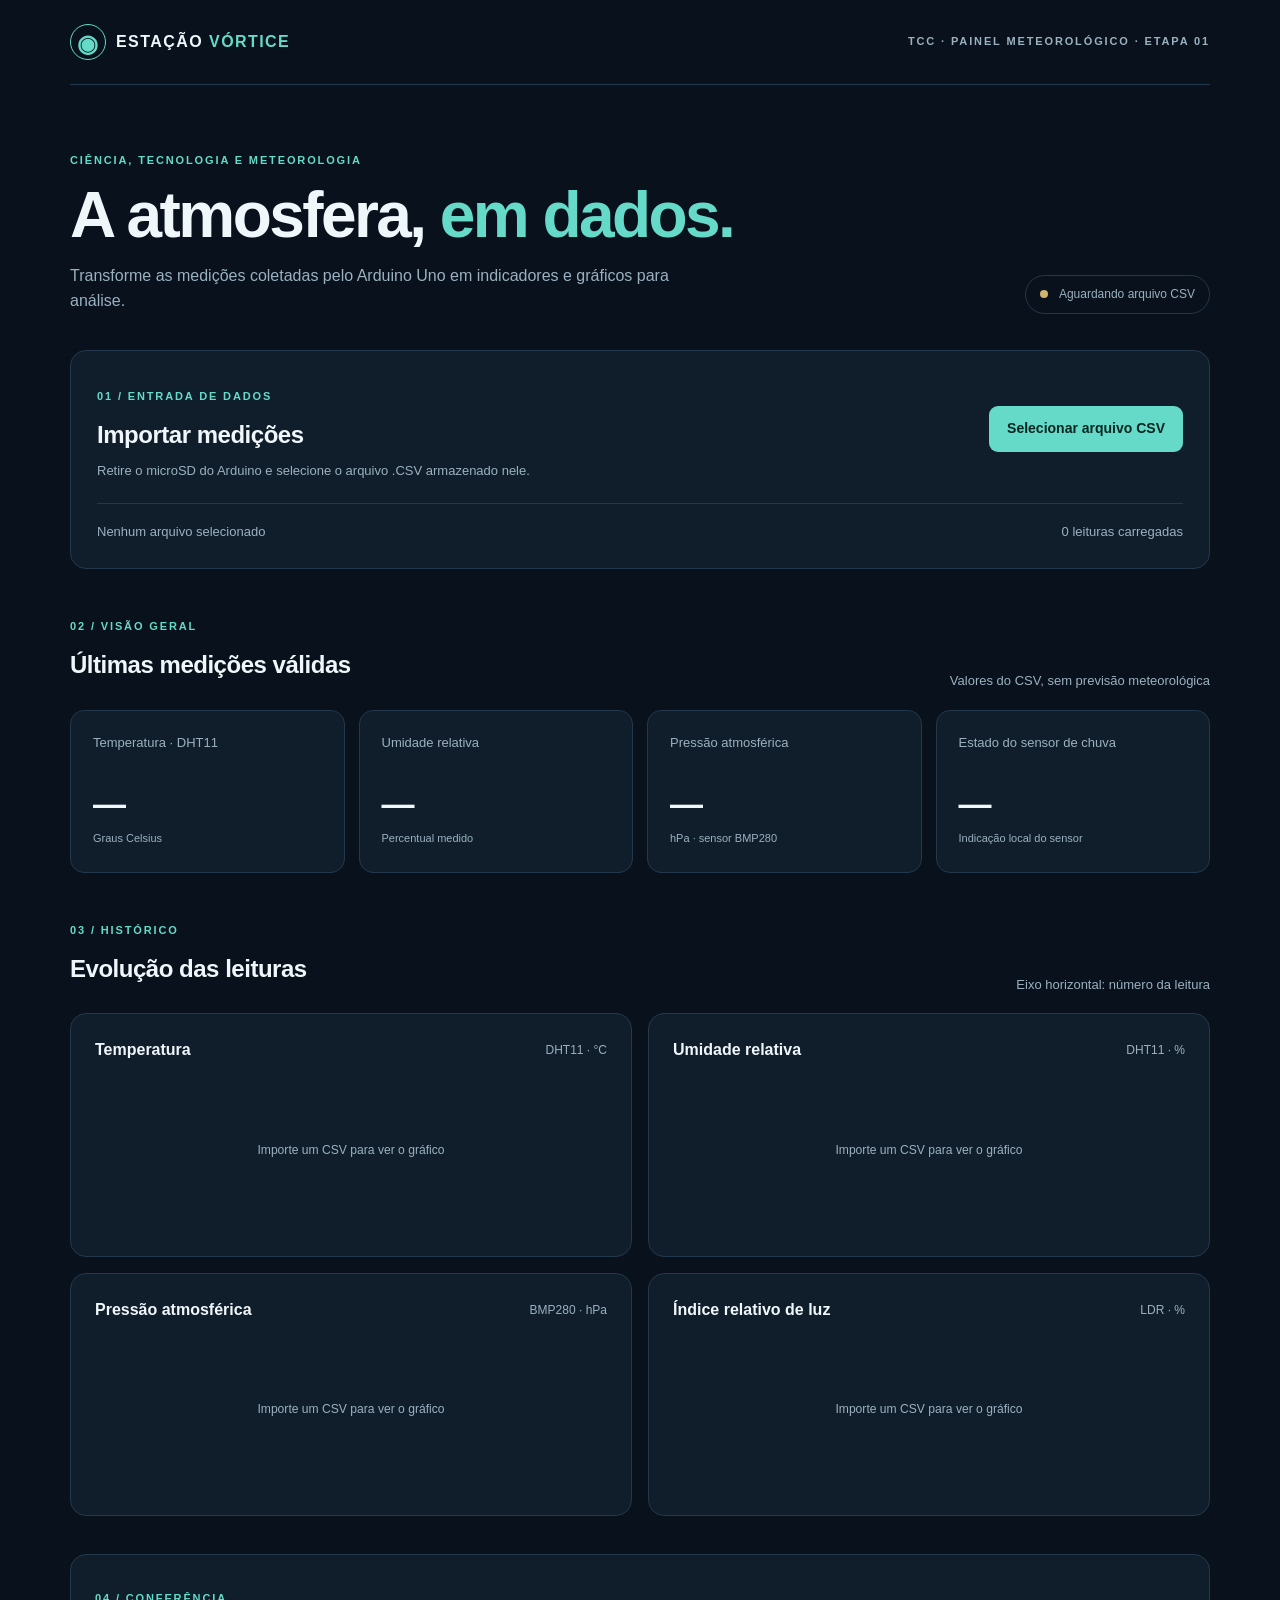
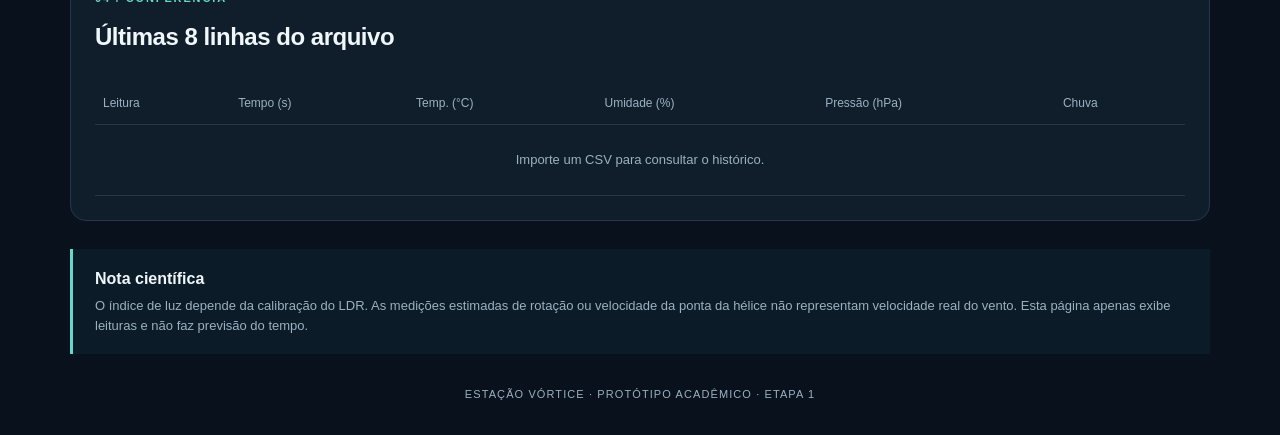
<file: Estacao_Vortice_Etapa1/index.html>
<!DOCTYPE html>
<html lang="pt-BR">
<head>
  <meta charset="UTF-8">
  <meta name="viewport" content="width=device-width, initial-scale=1.0">
  <meta name="description" content="Painel de leituras da Estação Meteorológica Vórtice.">
  <title>Estação Vórtice | Painel Meteorológico</title>
  <link rel="stylesheet" href="style.css">
  <script src="script.js" defer></script>
</head>
<body>
  <div class="container">
    <header class="topo">
      <a class="marca" href="#inicio" aria-label="Estação Vórtice, início">
        <span class="simbolo" aria-hidden="true">◉</span>
        <span>ESTAÇÃO <strong>VÓRTICE</strong></span>
      </a>
      <span class="etapa">TCC · PAINEL METEOROLÓGICO · ETAPA 01</span>
    </header>

    <main id="inicio">
      <section class="apresentacao">
        <div>
          <p class="sobretitulo">CIÊNCIA, TECNOLOGIA E METEOROLOGIA</p>
          <h1>A atmosfera, <span>em dados.</span></h1>
          <p class="descricao">Transforme as medições coletadas pelo Arduino Uno em indicadores e gráficos para análise.</p>
        </div>
        <div class="painel-status" aria-live="polite">
          <span class="bolinha-status"></span>
          <span id="statusDados">Aguardando arquivo CSV</span>
        </div>
      </section>

      <section class="importacao painel" aria-labelledby="tituloImportacao">
        <div class="bloco-titulo">
          <div>
            <p class="rotulo-secao">01 / ENTRADA DE DADOS</p>
            <h2 id="tituloImportacao">Importar medições</h2>
            <p>Retire o microSD do Arduino e selecione o arquivo .CSV armazenado nele.</p>
          </div>
          <label class="botao-upload" for="arquivoCSV">Selecionar arquivo CSV</label>
          <input id="arquivoCSV" type="file" accept=".csv,text/csv">
        </div>
        <div class="faixa-informacao">
          <span id="nomeArquivo">Nenhum arquivo selecionado</span>
          <span id="totalLeituras">0 leituras carregadas</span>
        </div>
        <p id="mensagemErro" class="mensagem-erro" role="alert" hidden></p>
      </section>

      <section aria-labelledby="tituloIndicadores" class="secao-indicadores">
        <div class="cabecalho-secao">
          <div>
            <p class="rotulo-secao">02 / VISÃO GERAL</p>
            <h2 id="tituloIndicadores">Últimas medições válidas</h2>
          </div>
          <p class="nota">Valores do CSV, sem previsão meteorológica</p>
        </div>
        <div class="indicadores">
          <article class="indicador"><span class="nome-indicador">Temperatura · DHT11</span><strong id="valorTemperatura">—</strong><span class="legenda-indicador">Graus Celsius</span></article>
          <article class="indicador"><span class="nome-indicador">Umidade relativa</span><strong id="valorUmidade">—</strong><span class="legenda-indicador">Percentual medido</span></article>
          <article class="indicador"><span class="nome-indicador">Pressão atmosférica</span><strong id="valorPressao">—</strong><span class="legenda-indicador">hPa · sensor BMP280</span></article>
          <article class="indicador"><span class="nome-indicador">Estado do sensor de chuva</span><strong id="valorChuva">—</strong><span class="legenda-indicador">Indicação local do sensor</span></article>
        </div>
      </section>

      <section aria-labelledby="tituloGraficos" class="secao-graficos">
        <div class="cabecalho-secao">
          <div>
            <p class="rotulo-secao">03 / HISTÓRICO</p>
            <h2 id="tituloGraficos">Evolução das leituras</h2>
          </div>
          <p id="tipoEixo" class="nota">Eixo horizontal: número da leitura</p>
        </div>
        <div class="graficos">
          <article class="grafico painel"><div class="titulo-grafico"><h3>Temperatura</h3><span>DHT11 · °C</span></div><svg id="graficoTemperatura" viewBox="0 0 760 230" role="img" aria-label="Gráfico de temperatura"></svg></article>
          <article class="grafico painel"><div class="titulo-grafico"><h3>Umidade relativa</h3><span>DHT11 · %</span></div><svg id="graficoUmidade" viewBox="0 0 760 230" role="img" aria-label="Gráfico de umidade"></svg></article>
          <article class="grafico painel"><div class="titulo-grafico"><h3>Pressão atmosférica</h3><span>BMP280 · hPa</span></div><svg id="graficoPressao" viewBox="0 0 760 230" role="img" aria-label="Gráfico de pressão"></svg></article>
          <article class="grafico painel"><div class="titulo-grafico"><h3>Índice relativo de luz</h3><span>LDR · %</span></div><svg id="graficoLuz" viewBox="0 0 760 230" role="img" aria-label="Gráfico de claridade"></svg></article>
        </div>
      </section>

      <section class="historico painel" aria-labelledby="tituloTabela">
        <div class="cabecalho-secao">
          <div>
            <p class="rotulo-secao">04 / CONFERÊNCIA</p>
            <h2 id="tituloTabela">Últimas 8 linhas do arquivo</h2>
          </div>
        </div>
        <div class="tabela-rolagem">
          <table>
            <thead><tr><th>Leitura</th><th>Tempo (s)</th><th>Temp. (°C)</th><th>Umidade (%)</th><th>Pressão (hPa)</th><th>Chuva</th></tr></thead>
            <tbody id="corpoTabela"><tr><td colspan="6" class="tabela-vazia">Importe um CSV para consultar o histórico.</td></tr></tbody>
          </table>
        </div>
      </section>

      <aside class="aviso-cientifico" aria-label="Limites das medições">
        <strong>Nota científica</strong>
        <p>O índice de luz depende da calibração do LDR. As medições estimadas de rotação ou velocidade da ponta da hélice não representam velocidade real do vento. Esta página apenas exibe leituras e não faz previsão do tempo.</p>
      </aside>
    </main>
    <footer>ESTAÇÃO VÓRTICE · PROTÓTIPO ACADÊMICO · ETAPA 1</footer>
  </div>
</body>
</html>
</file>
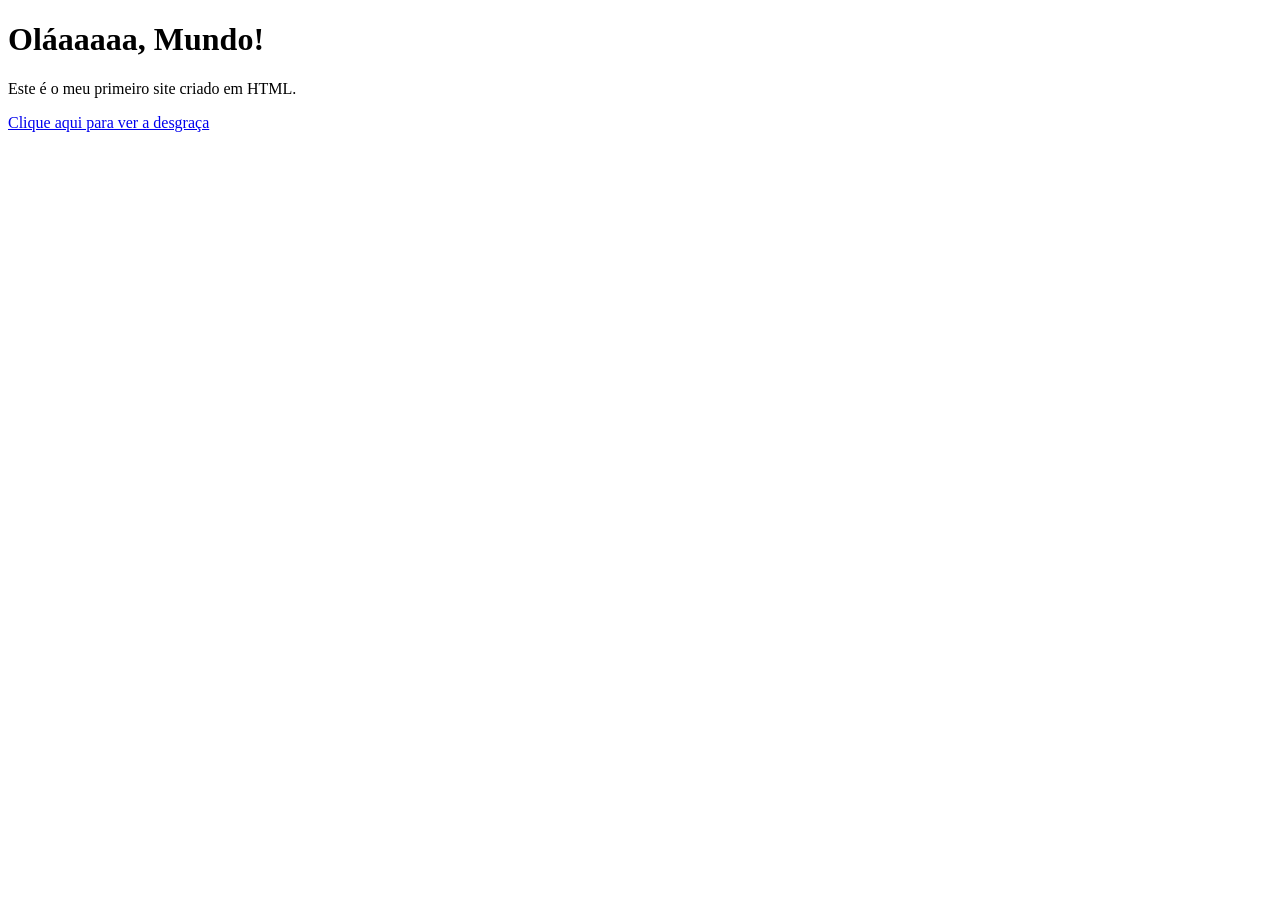
<file: site.html>
<!DOCTYPE html>
<html lang="pt-BR">
<head>
    <meta charset="UTF-8">
    <title>Minha Primeira Página</title>
</head>
<body>

    <h1>Oláaaaaa, Mundo!</h1>
    <p>Este é o meu primeiro site criado em HTML.</p>
    
    <a href="https://www.corinthians.com.br/">Clique aqui para ver a desgraça</a>

</body>
</html>
</file>
<file: Estacao_Vortice_Etapa1/style.css>
/* Estação Vórtice — Etapa 1. Todo o estilo do site fica neste arquivo. */
:root {
  --fundo: #08111c;
  --painel: #101e2c;
  --borda: #23384b;
  --texto: #f0f7fa;
  --suave: #9bb1c0;
  --destaque: #65dac8;
  --temperatura: #ffae73;
}
* { box-sizing: border-box; }
body { margin: 0; background: var(--fundo); color: var(--texto); font: 16px/1.55 Arial, Helvetica, sans-serif; }
.container { width: min(1140px, calc(100% - 38px)); margin: auto; }
.topo { display: flex; justify-content: space-between; align-items: center; gap: 20px; border-bottom: 1px solid var(--borda); padding: 24px 0; }
.marca { display: flex; align-items: center; gap: 10px; color: var(--texto); font-size: 16px; font-weight: bold; text-decoration: none; letter-spacing: .09em; }
.marca strong { color: var(--destaque); }
.simbolo { display: grid; place-items: center; border: 1px solid var(--destaque); border-radius: 50%; color: var(--destaque); width: 36px; height: 36px; font-size: 24px; }
.etapa, .sobretitulo, .rotulo-secao { font-size: 11px; letter-spacing: .17em; font-weight: bold; color: var(--destaque); }
.etapa { color: var(--suave); }
.apresentacao { display: flex; justify-content: space-between; align-items: end; gap: 30px; padding: 56px 0 36px; }
h1 { font-size: clamp(38px, 5vw, 64px); line-height: 1.08; margin: 12px 0 14px; letter-spacing: -.04em; }
h1 span { color: var(--destaque); }
.descricao { color: var(--suave); max-width: 600px; margin: 0; }
.painel-status { border: 1px solid var(--borda); border-radius: 99px; padding: 9px 14px; white-space: nowrap; color: var(--suave); font-size: 12px; }
.bolinha-status { display: inline-block; width: 8px; height: 8px; margin-right: 8px; border-radius: 50%; background: #d2b46c; }
.painel-status.carregado .bolinha-status { background: var(--destaque); }
.painel { border: 1px solid var(--borda); background: var(--painel); border-radius: 16px; }
.importacao { padding: 26px; }
.bloco-titulo { display: flex; gap: 24px; justify-content: space-between; align-items: center; }
h2 { font-size: 24px; margin: 4px 0 8px; letter-spacing: -.02em; }
.bloco-titulo p:not(.rotulo-secao), .nota { margin: 0; color: var(--suave); font-size: 13px; }
.botao-upload { display: inline-block; white-space: nowrap; cursor: pointer; background: var(--destaque); color: #062520; padding: 12px 18px; border-radius: 9px; font-weight: bold; font-size: 14px; }
.botao-upload:hover { filter: brightness(1.08); }
.botao-upload:focus-within { outline: 2px solid white; }
#arquivoCSV { position: absolute; width: 1px; height: 1px; opacity: 0; }
.faixa-informacao { display: flex; justify-content: space-between; gap: 10px; border-top: 1px solid var(--borda); padding-top: 18px; margin-top: 22px; color: var(--suave); font-size: 13px; overflow-wrap: anywhere; }
.mensagem-erro { background: #4a2228; padding: 12px; border-radius: 8px; color: #ffdce1; }
section.secao-indicadores, section.secao-graficos, section.historico { margin-top: 38px; }
.cabecalho-secao { display: flex; justify-content: space-between; align-items: end; gap: 18px; margin-bottom: 18px; }
.indicadores { display: grid; grid-template-columns: repeat(4, 1fr); gap: 14px; }
.indicador { border: 1px solid var(--borda); border-radius: 14px; padding: 22px; background: var(--painel); }
.nome-indicador { color: var(--suave); font-size: 13px; display: block; min-height: 40px; }
.indicador strong { display: block; font-size: clamp(25px, 2.7vw, 33px); margin: 13px 0 3px; line-height: 1.1; font-weight: bold; overflow-wrap: anywhere; }
.legenda-indicador { color: var(--suave); font-size: 11px; }
.graficos { display: grid; grid-template-columns: 1fr 1fr; gap: 16px; }
.grafico { padding: 24px; min-width: 0; }
.titulo-grafico { display: flex; justify-content: space-between; gap: 10px; align-items: center; }
h3 { margin: 0; font-size: 16px; }
.titulo-grafico span { color: var(--suave); font-size: 12px; }
.grafico svg { width: 100%; display: block; margin-top: 14px; overflow: visible; }
.historico { padding: 24px; }
.tabela-rolagem { overflow-x: auto; }
table { border-collapse: collapse; width: 100%; min-width: 670px; text-align: left; font-size: 13px; }
th { color: var(--suave); font-size: 12px; font-weight: normal; }
th, td { padding: 12px 8px; border-bottom: 1px solid var(--borda); }
.tabela-vazia { text-align: center; color: var(--suave); padding: 25px; }
.aviso-cientifico { margin-top: 28px; padding: 18px 22px; border-left: 3px solid var(--destaque); color: var(--suave); background: #0c1b28; }
.aviso-cientifico strong { color: var(--texto); }
.aviso-cientifico p { font-size: 13px; margin: 4px 0 0; }
footer { padding: 32px 0; text-align: center; font-size: 11px; letter-spacing: .1em; color: var(--suave); }
@media (max-width: 860px) {
  .indicadores { grid-template-columns: repeat(2, 1fr); }
  .graficos { grid-template-columns: 1fr; }
  .apresentacao { align-items: start; flex-direction: column; }
}
@media (max-width: 550px) {
  .etapa { display: none; }
  .bloco-titulo, .cabecalho-secao { align-items: start; flex-direction: column; }
  .indicadores { gap: 10px; }
  .indicador { padding: 16px; }
  .nome-indicador { min-height: 60px; }
  .faixa-informacao { flex-direction: column; }
  .importacao, .grafico, .historico { padding: 18px; }
}
</file>
